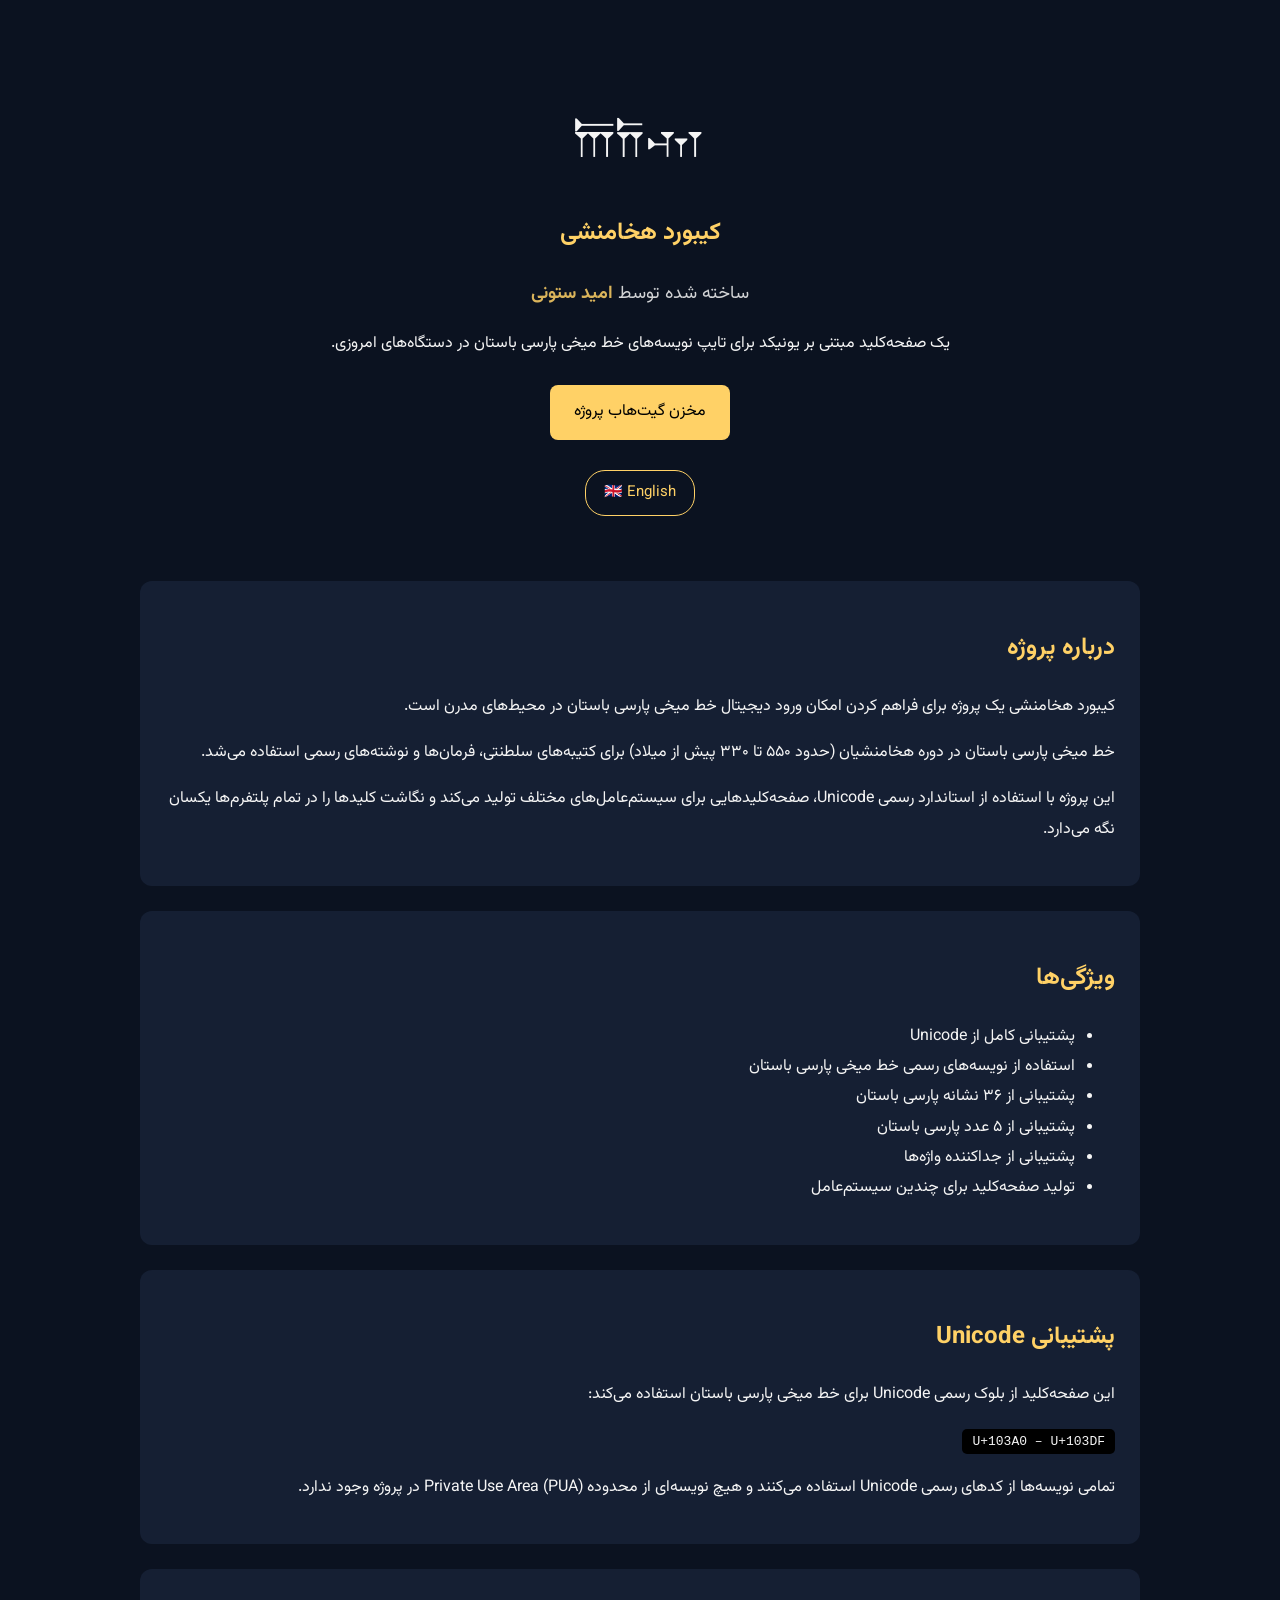
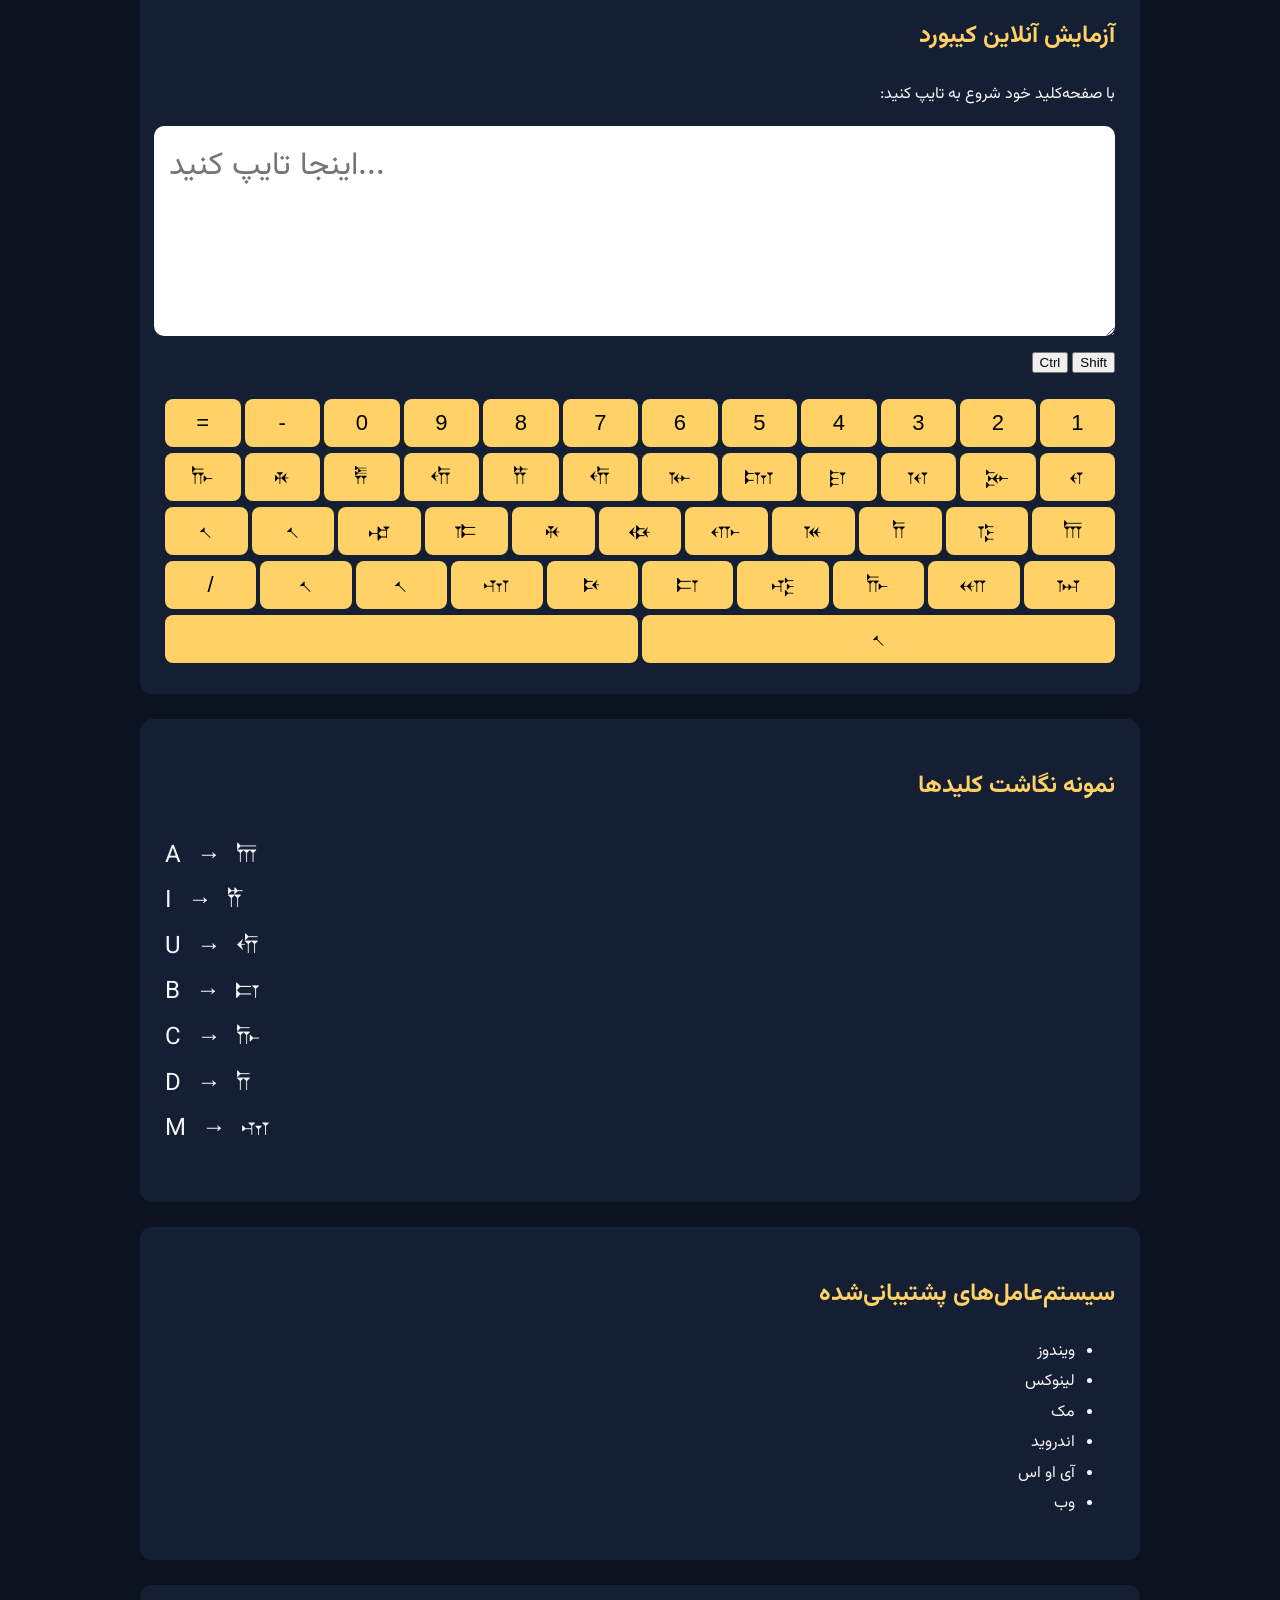
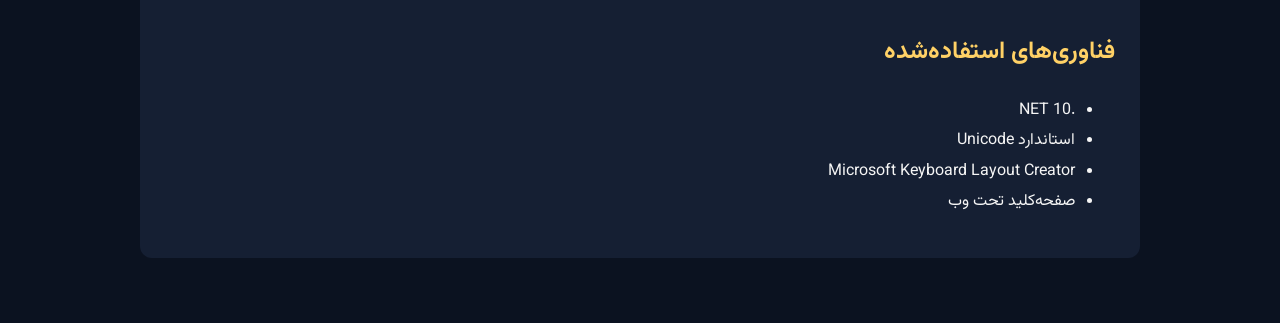
<file: Content/AchaemenidKeyboard/Achaemenid-fa.html>
<!DOCTYPE html>
<html lang="fa" dir="rtl">

<head>
    <meta charset="UTF-8">
    <meta name="viewport" content="width=device-width, initial-scale=1.0">
    <link rel="preconnect" href="https://fonts.googleapis.com">
    <link rel="preconnect" href="https://fonts.gstatic.com" crossorigin>
    <link href="https://fonts.googleapis.com/css2?family=Vazirmatn:wght@300;400;500;600;700;800&display=swap" rel="stylesheet">
    <title>کیبورد هخامنشی | پارسی باستان</title>
    <link href="../css/achaemenidkeyboard.css" rel="stylesheet">
</head>
<body>
    <div class="container">

        <section class="hero">
            <div class="cuneiform">
                𐎠𐎭𐎶
            </div>
            <h1>
                کیبورد هخامنشی
            </h1>
            <p class="author">
                ساخته شده توسط <strong><a href="https://omidsotooni.github.io/" target="_blank">امید ستونی</a></strong>
            </p>
            <p>
                یک صفحه‌کلید مبتنی بر یونیکد برای تایپ
                نویسه‌های خط میخی پارسی باستان در دستگاه‌های امروزی.
            </p>
            <div class="buttons">
                <a href="https://github.com/omidsotooni/AchaemenidKeyboard" target="_blank">
                    مخزن گیت‌هاب پروژه
                </a>
            </div>
            <div class="language-switch">
                <a href="Achaemenid.html">
                    🇬🇧 English
                </a>
            </div>
        </section>

        <section class="card">
            <h2>
                درباره پروژه
            </h2>
            <p>
                کیبورد هخامنشی یک پروژه برای فراهم کردن امکان
                ورود دیجیتال خط میخی پارسی باستان در محیط‌های مدرن است.
            </p>
            <p>
                خط میخی پارسی باستان در دوره هخامنشیان
                (حدود ۵۵۰ تا ۳۳۰ پیش از میلاد)
                برای کتیبه‌های سلطنتی، فرمان‌ها و نوشته‌های رسمی استفاده می‌شد.
            </p>
            <p>
                این پروژه با استفاده از استاندارد رسمی Unicode،
                صفحه‌کلیدهایی برای سیستم‌عامل‌های مختلف تولید می‌کند
                و نگاشت کلیدها را در تمام پلتفرم‌ها یکسان نگه می‌دارد.
            </p>
        </section>

        <section class="card">
            <h2>
                ویژگی‌ها
            </h2>
            <ul>
                <li>
                    پشتیبانی کامل از Unicode
                </li>
                <li>
                    استفاده از نویسه‌های رسمی خط میخی پارسی باستان
                </li>
                <li>
                    پشتیبانی از ۳۶ نشانه پارسی باستان
                </li>
                <li>
                    پشتیبانی از ۵ عدد پارسی باستان
                </li>
                <li>
                    پشتیبانی از جداکننده واژه‌ها
                </li>
                <li>
                    تولید صفحه‌کلید برای چندین سیستم‌عامل
                </li>
            </ul>
        </section>

        <section class="card">
            <h2>
                پشتیبانی Unicode
            </h2>
            <p>
                این صفحه‌کلید از بلوک رسمی Unicode برای خط میخی پارسی باستان استفاده می‌کند:
            </p>
            <code>
                U+103A0 – U+103DF
            </code>
            <p>
                تمامی نویسه‌ها از کدهای رسمی Unicode استفاده می‌کنند
                و هیچ نویسه‌ای از محدوده Private Use Area (PUA) در پروژه وجود ندارد.
            </p>
        </section>

        <section class="card">
            <h2>
                آزمایش آنلاین کیبورد
            </h2>
            <p>
                با صفحه‌کلید خود شروع به تایپ کنید:
            </p>
            <textarea id="editor" placeholder="اینجا تایپ کنید..."></textarea>
             <div class="keyboard-controls">
                <button id="shiftBtn">Shift</button>
                <button id="ctrlBtn">Ctrl</button>
            </div>
            <div id="keyboard"></div>
        </section>

        <section class="card">
            <h2>
                نمونه نگاشت کلیدها
            </h2>
             <p class="mapping">
                A → 𐎠
                <br>
                I → 𐎡
                <br>
                U → 𐎢
                <br>
                B → 𐎲
                <br>
                C → 𐎨
                <br>
                D → 𐎭
                <br>
                M → 𐎶
            </p>
        </section>

        <section class="card">
            <h2>
                سیستم‌عامل‌های پشتیبانی‌شده
            </h2>
            <ul>
                <li>
                    ویندوز
                </li>
                <li>
                    لینوکس
                </li>
                <li>
                    مک
                </li>
                <li>
                    اندروید
                </li>
                <li>
                    آی او اس
                </li>
                <li>
                    وب
                </li>
            </ul>
        </section>

        <section class="card">
            <h2>
                فناوری‌های استفاده‌شده
            </h2>
            <ul>
                <li>
                    .NET 10
                </li>
                <li>
                    استاندارد Unicode
                </li>
                <li>
                    Microsoft Keyboard Layout Creator
                </li>
                <li>
                    صفحه‌کلید تحت وب
                </li>
            </ul>
        </section>

    </div>

    <script src="../js/keboard.js"></script>
    
    <script>
        const editor = document.getElementById("editor");
        // Desktop physical keyboard
        document.addEventListener("keydown", e => {
            // Ignore browser IME composition
            if (e.isComposing)
                return;
            const char = getACHPCharacter(
                e.code,
                {
                    shift: e.shiftKey,
                    ctrl: e.ctrlKey
                }
            );
            if (char) {
                e.preventDefault();
                insertCharacter(editor, char);
            }
        });
        editor.addEventListener("compositionstart", e => {
            e.preventDefault();
        });
        // Virtual mobile keyboard
        buildKeyboard("keyboard", "editor");
        // Enable Shift / Ctrl buttons
        enableAchaemenidModifiers();
    </script>

</body>
</html>
</file>
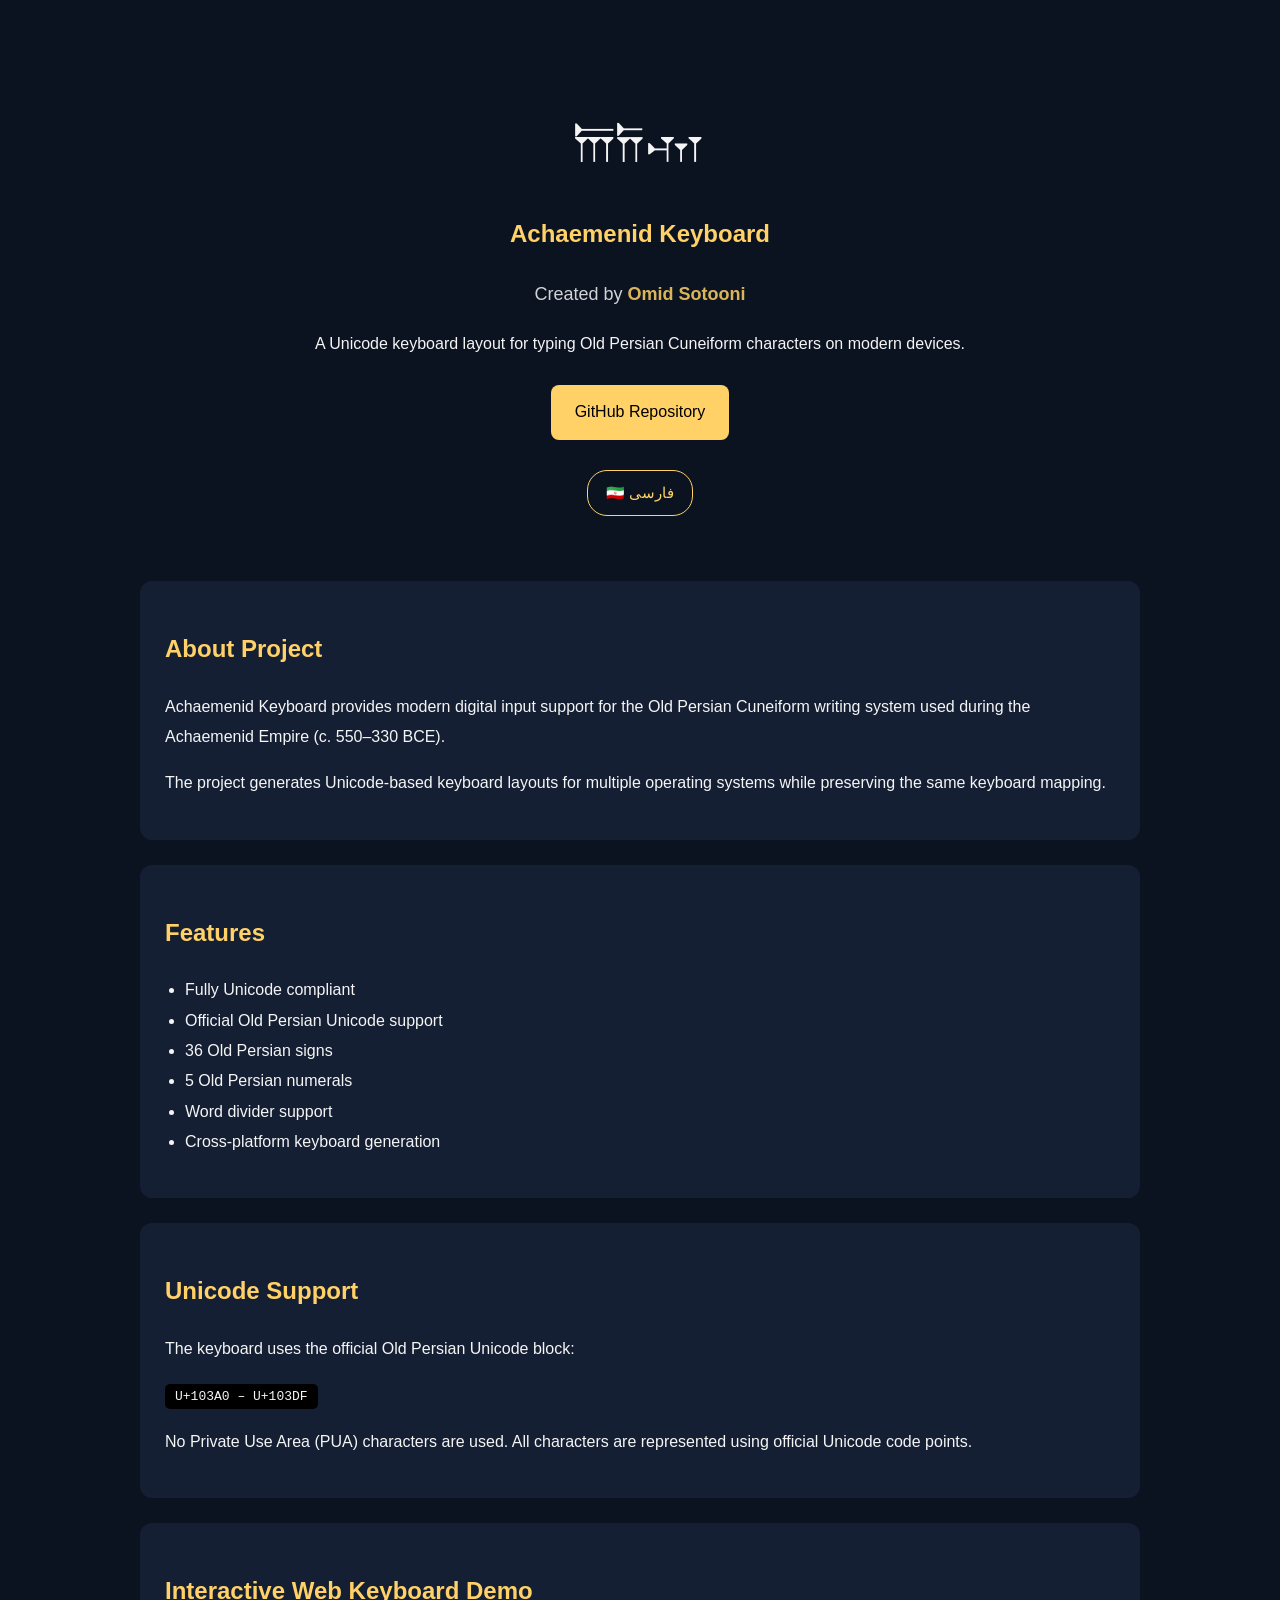
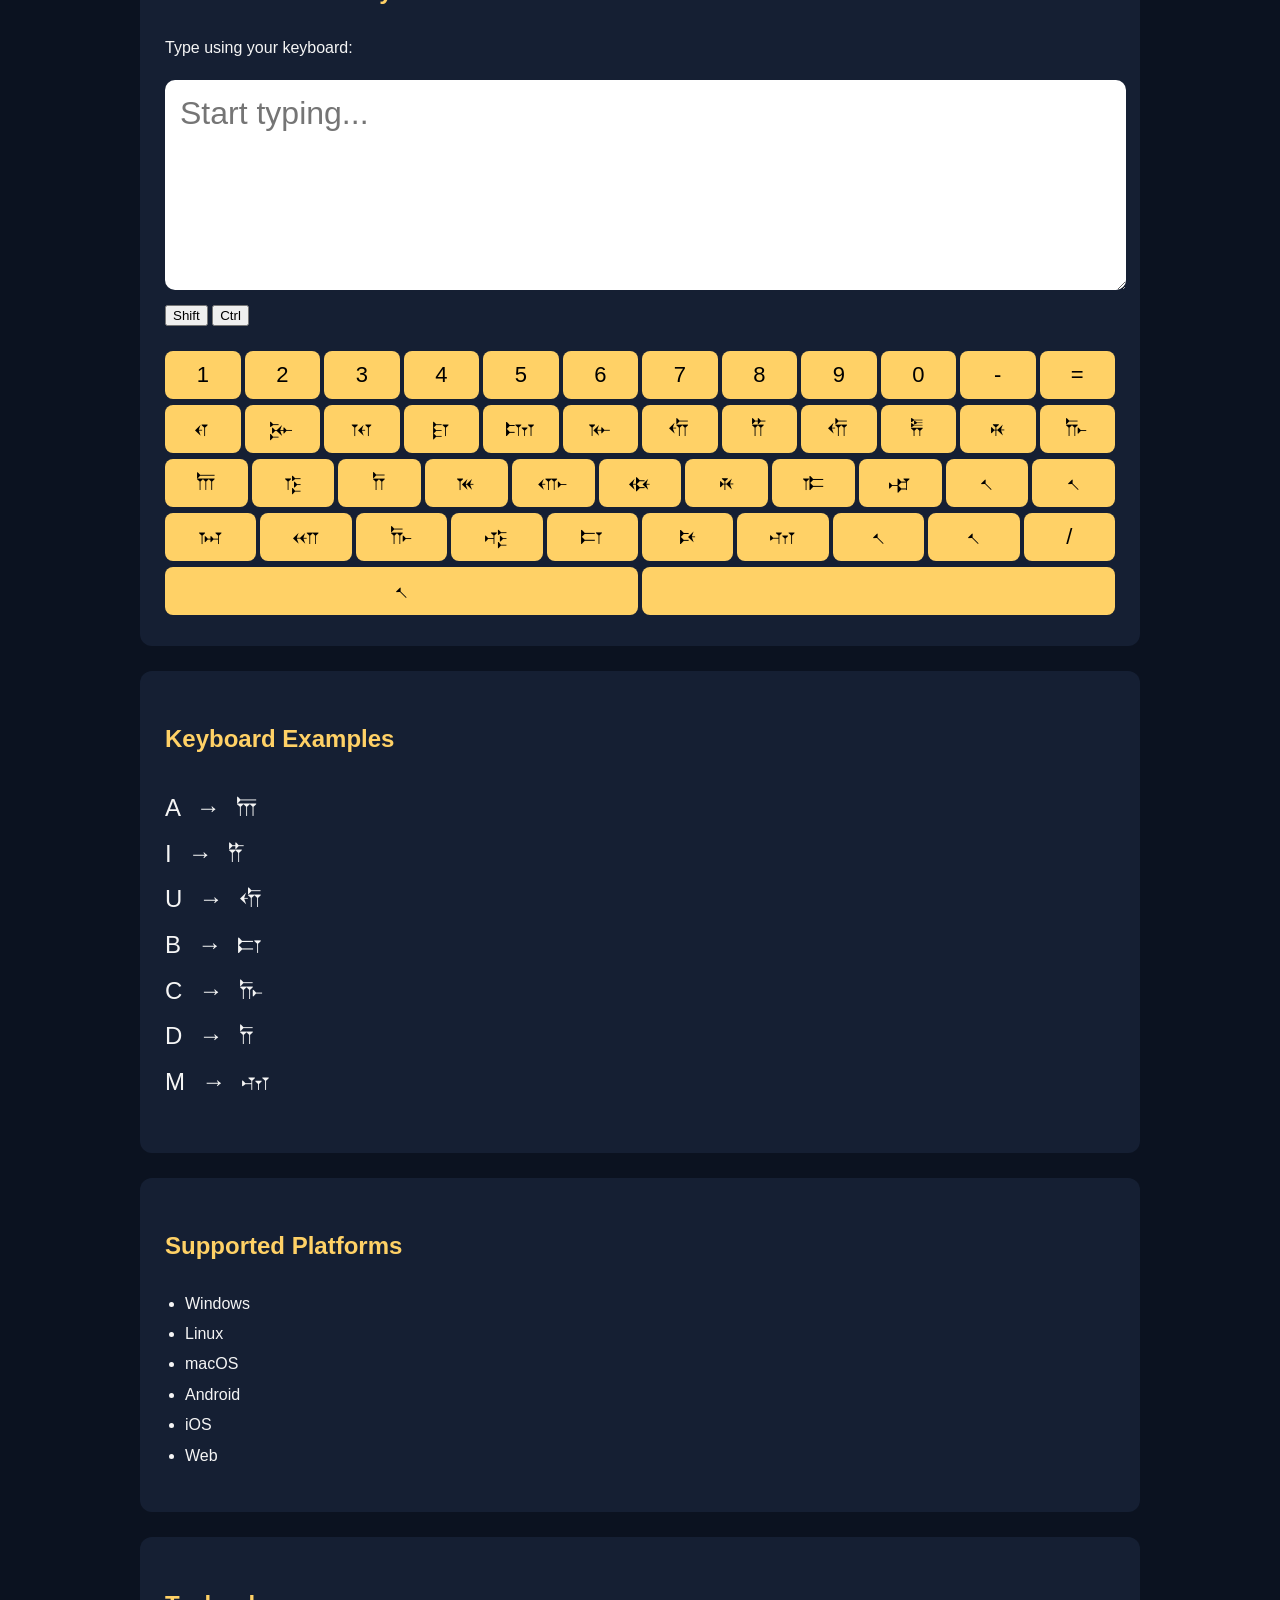
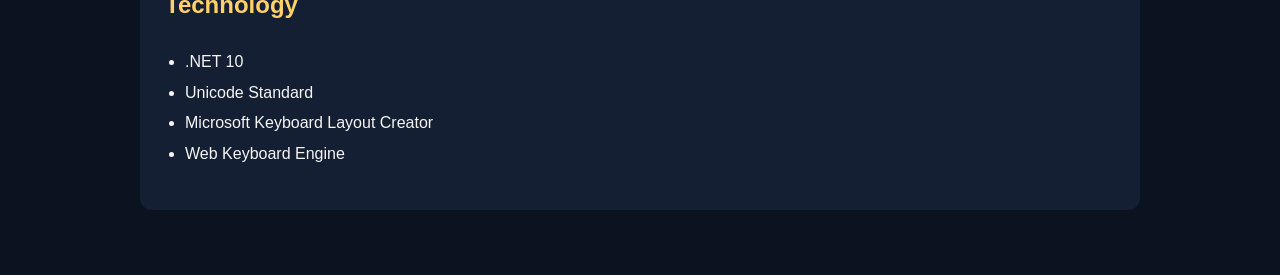
<file: Content/AchaemenidKeyboard/Achaemenid.html>
<!DOCTYPE html>
<html lang="en" dir="ltr">

<head>
    <meta charset="UTF-8">
    <meta name="viewport" content="width=device-width, initial-scale=1.0">
    <title>Achaemenid Keyboard | Old Persian Cuneiform</title>
    <link href="../css/achaemenidkeyboard.css" rel="stylesheet">
</head>

<body>
    <div class="container">

        <section class="hero">
            <div class="cuneiform">
                𐎠𐎭𐎶
            </div>
            <h1>
                Achaemenid Keyboard
            </h1>
            <p class="author">
                Created by <strong><a href="https://omidsotooni.github.io/" target="_blank">Omid Sotooni</a></strong>
            </p>
            <p>
                A Unicode keyboard layout for typing
                Old Persian Cuneiform characters on modern devices.
            </p>
            <div class="buttons">
                <a href="https://github.com/omidsotooni/AchaemenidKeyboard" target="_blank">
                    GitHub Repository
                </a>
            </div>
            <div class="language-switch">
                <a href="Achaemenid-fa.html">
                    🇮🇷 فارسی
                </a>
            </div>
        </section>

        <section class="card">
            <h2>About Project</h2>
            <p>
                Achaemenid Keyboard provides modern digital input support
                for the Old Persian Cuneiform writing system used during
                the Achaemenid Empire (c. 550–330 BCE).
            </p>
            <p>
                The project generates Unicode-based keyboard layouts for
                multiple operating systems while preserving the same
                keyboard mapping.
            </p>
        </section>

        <section class="card">
            <h2>Features</h2>
            <ul>
                <li>Fully Unicode compliant</li>
                <li>Official Old Persian Unicode support</li>
                <li>36 Old Persian signs</li>
                <li>5 Old Persian numerals</li>
                <li>Word divider support</li>
                <li>Cross-platform keyboard generation</li>
            </ul>
        </section>

        <section class="card">
            <h2>Unicode Support</h2>
            <p>
                The keyboard uses the official Old Persian Unicode block:
            </p>
            <code>
                U+103A0 – U+103DF
            </code>
            <p>
                No Private Use Area (PUA) characters are used.
                All characters are represented using official Unicode code points.
            </p>
        </section>

        <section class="card">
            <h2>Interactive Web Keyboard Demo</h2>
            <p>Type using your keyboard:</p>
            <textarea id="editor" placeholder="Start typing..."></textarea>
            <div class="keyboard-controls">
                <button id="shiftBtn">Shift</button>
                <button id="ctrlBtn">Ctrl</button>
            </div>
            <div id="keyboard"></div>
        </section>

        <section class="card">
            <h2>Keyboard Examples</h2>
            <p class="mapping">
                A → 𐎠
                <br>
                I → 𐎡
                <br>
                U → 𐎢
                <br>
                B → 𐎲
                <br>
                C → 𐎨
                <br>
                D → 𐎭
                <br>
                M → 𐎶
            </p>
        </section>

        <section class="card">
            <h2>Supported Platforms</h2>
            <ul>
                <li>Windows</li>
                <li>Linux</li>
                <li>macOS</li>
                <li>Android</li>
                <li>iOS</li>
                <li>Web</li>
            </ul>
        </section>

        <section class="card">
            <h2>Technology</h2>
            <ul>
                <li>.NET 10</li>
                <li>Unicode Standard</li>
                <li>Microsoft Keyboard Layout Creator</li>
                <li>Web Keyboard Engine</li>
            </ul>
        </section>

    </div>

    <script src="../js/keboard.js"></script>

    <script>
        const editor = document.getElementById("editor");
        // Desktop physical keyboard
        document.addEventListener("keydown", e => {
            // Ignore browser IME composition
            if (e.isComposing)
                return;
            const char = getACHPCharacter(
                e.code,
                {
                    shift: e.shiftKey,
                    ctrl: e.ctrlKey
                }
            );
            if (char) {
                e.preventDefault();
                insertCharacter(editor, char);
            }
        });
        editor.addEventListener("compositionstart", e => {
            e.preventDefault();
        });
        // Virtual mobile keyboard
        buildKeyboard("keyboard", "editor");
        // Enable Shift / Ctrl buttons
        enableAchaemenidModifiers();
    </script>

</body>

</html>
</file>
<file: Content/css/achaemenidkeyboard.css>
html[lang="fa"] body {
    font-family: "Vazirmatn", Tahoma, Arial, sans-serif;
}
html[lang="en"] body {
    font-family: Arial, Helvetica, sans-serif;
}
html[lang="fa"] h1,
html[lang="fa"] h2 {
    font-weight: 700;
}
body {
    line-height: 1.9;
    margin: 0;
    padding: 40px;
    background: #0b1220;
    color: #f5f5f5;
}
html,
body {
    overflow-x: hidden;
}
.container {
    max-width: 1000px;
    margin: auto;
}
h1,
h2 {
    color: #ffd166;
}
.hero {
    text-align: center;
    padding: 40px 0;
}
.cuneiform {
    font-size: 48px;
    margin: 20px 0;
}
.buttons a {
    display: inline-block;
    margin: 10px;
    padding: 12px 24px;
    border-radius: 8px;
    text-decoration: none;
    color: #000;
    background: #ffd166;
}
.card {
    background: #151f33;
    padding: 25px;
    border-radius: 12px;
    margin: 25px 0;
}
textarea {
    width: 98%;
    height: 180px;
    font-size: 32px;
    padding: 15px;
    border-radius: 10px;
    border: none;
    resize: vertical;
    direction: ltr;
    font-family: "Vazirmatn", Tahoma, Arial, sans-serif;
}
code {
    background: #000;
    padding: 5px 10px;
    border-radius: 5px;
}
ul {
    padding-left: 20px;
}
.mapping {
    font-size: 24px;
    letter-spacing: 5px;
    direction: ltr;
    text-align: left;
}
.mapping-fa {
    font-size: 24px;
    letter-spacing: 5px;
    direction: rtl;
    text-align: right;
}
.author {
    margin-top: 15px;
    font-size: 18px;
    font-weight: 400;
    opacity: 0.85;
}
.author strong {
    color: #ffd166;
    font-weight: 700;
}
.author a {
    color: #ffd166;
    text-decoration: none;
}
.author a:hover {
    text-decoration: underline;
}
.language-switch {
    margin-top: 20px;
}
.language-switch a {
    display: inline-block;
    padding: 8px 18px;
    border-radius: 20px;
    border: 1px solid #ffd166;
    color: #ffd166;
    text-decoration: none;
    transition: all .3s ease;
    font-size: 15px;
}
.language-switch a:hover {
    background: #ffd166;
    color: #000;
}

/* Virtual Keyboard */
#keyboard {
    width: 100%;
    margin-top: 20px;
    user-select: none;
    -webkit-user-select: none;
    overflow-x: hidden;
    box-sizing: border-box;
}

.keyboard-row {
    display: flex;
    gap: 4px;
    margin-bottom: 6px;
    width: 100%;
}

.keyboard-key {
    flex: 1;
    min-width: 0;              /* IMPORTANT */
    height: 48px;
    border: none;
    border-radius: 8px;
    background: #ffd166;
    color: #000;
    font-size: clamp(14px, 3vw, 22px);
    cursor: pointer;
    touch-action: manipulation;
    box-sizing: border-box;
}

.space-key {
    flex: 6;
}

.separator-key {
    flex: 1.3;
}
/* Mobile Android style */
@media (max-width: 600px) {

    body {
        padding: 8px;
    }

    .card {
        padding: 15px;
    }

    .keyboard-row {
        gap: 2px;
    }

    .keyboard-key {
        height: 40px;
        font-size: 14px;
        padding: 0;
    }

    .space-key {
        flex: 5;
    }
}
</file>
